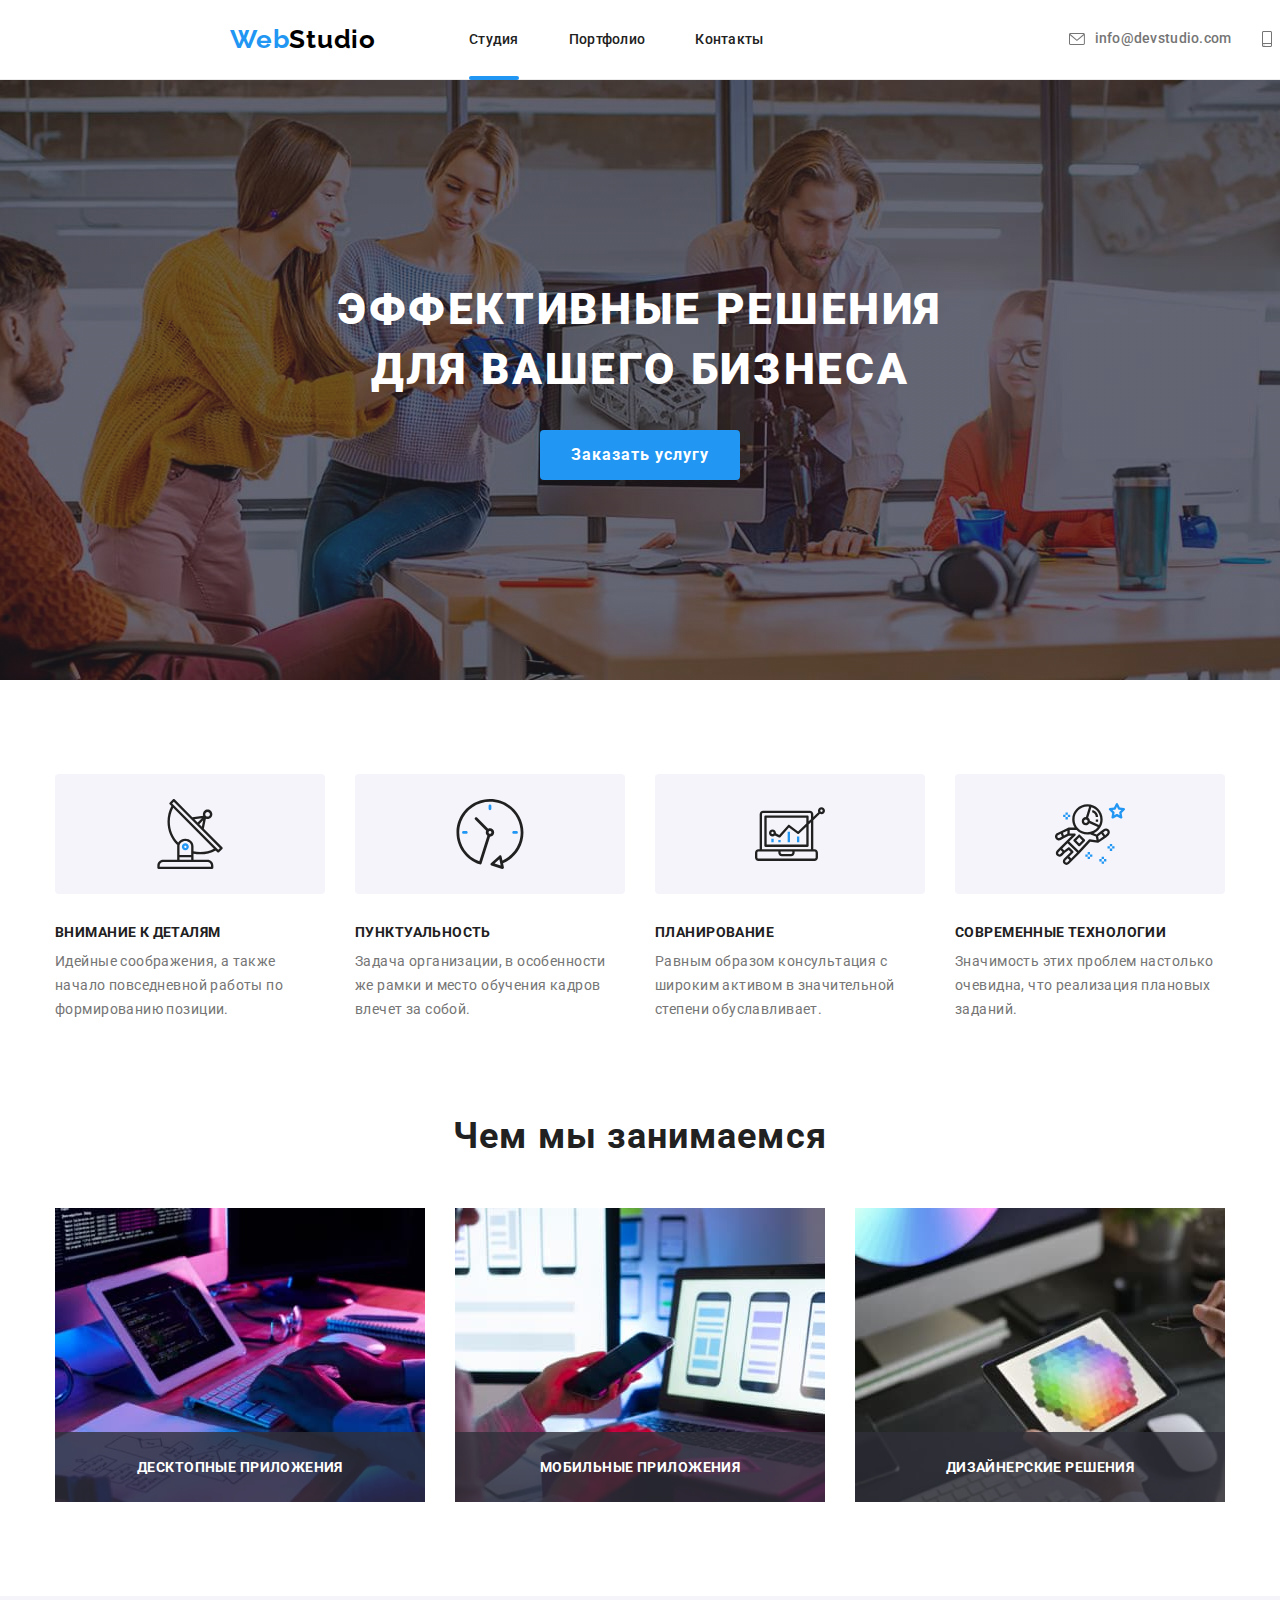
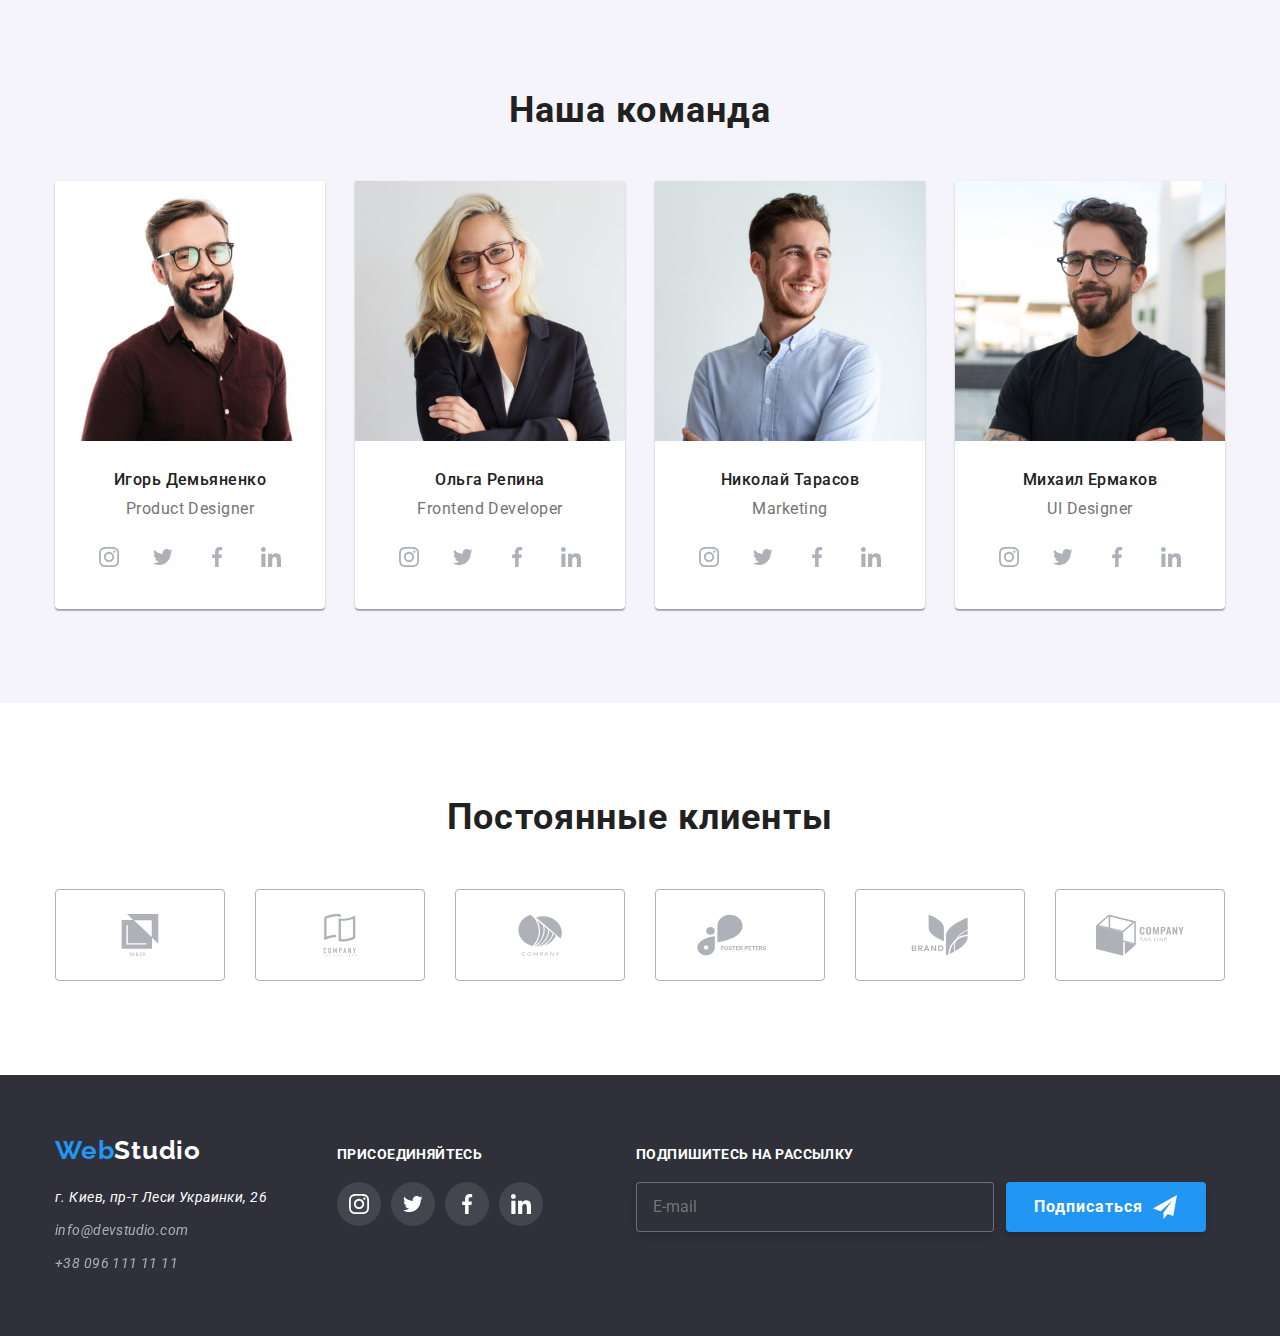
<file: index.html>
<!DOCTYPE html>
<html lang="ru">
<head>
    <meta charset="UTF-8">
    <meta http-equiv="X-UA-Compatible" content="IE=edge">
    <meta name="viewport" content="width=Hea, initial-scale=1.0">
    <title>WebStudio</title>
    <link rel="preconnect" href="https://fonts.googleapis.com">
    <link rel="preconnect" href="https://fonts.gstatic.com" crossorigin>
    <link href="https://fonts.googleapis.com/css2?family=Raleway:wght@700&family=Roboto:wght@400;500;700&display=swap"
        rel="stylesheet">
    <link href="./css/modern-normalize.css" rel="stylesheet">
    <link href="./css/main.min.css" rel="stylesheet">
    <!-- <link href="./css/styles.css" rel="stylesheet"> -->
</head>
<body>
    <header class="header">
        <div class="container header-list">
            <nav class="header-nav">
                <a class="link header-nav__logo logo" href="./index.html" lang="en"><span class="pre-logo">Web</span>Studio
                </a>
                <ul class="header-nav__list">
                    <li class="list header-nav__item"><a class="link header-nav__link nav-list--current" href="./index.html">Студия</a></li>
                    <li class="list header-nav__item"><a class="link header-nav__link" href="./portfolio.html">Портфолио</a></li>
                    <li class="list header-nav__item"><a class="link header-nav__link" href="#">Контакты</a></li>
                </ul>
            </nav>
            <ul class="header-contacts__list">
                <li class="list header-contacts__item">
                    <a class="link header-contacts__email" href="mailto:info@devstudio.com">
                        <svg class="header-contacts__envelope-icon" width="16px" height="12px">
                            <use href="./images/icons.svg#envelope"></use>
                        </svg>
                        <span>info@devstudio.com</span> 
                    </a>
                </li>
                <li class="list header-contacts__item">   
                    <a class="link header-contacts__telephone" href="tel:+380961111111">
                        <svg class="header-contacts__phone-icon" width="10px" height="16px">
                            <use href="./images/icons.svg#phone"></use>
                        </svg>
                        <span>+38 096 111 11</span>
                    </a>
                </li>
            </ul>
        </div>
    </header>
    <main>
        <section class="section hero">
            <div class="container">
                <h1 class="hero__title">Эффективные решения <br> для вашего бизнеса</h1>
                <button data-modal-open class="hero__button" type="button" >Заказать услугу</button>
            </div>
        </section>

        <div class="backdrop is-hidden" data-modal >
            <div class="modal" >
                <button type="button" class="modal__close" data-modal-close >
                    <svg class="modal__close-icon">
                        <use href="./images/icons.svg#close"></use>
                    </svg>
                </button>
                <p class="modal__title">Оставьте свои данные, мы вам перезвоним</p>
                <form action="#" class="modal-form" autocomplete="off">
                    <div class="modal-form__item">
                        <label for="name" class="modal-form__label">Имя</label>
                        <span class="modal-form__input-box">
                            <input type="text" name="user-name" class="modal-form__input" id="name">
                            <svg class="modal-form__input-icon">
                                <use href="./images/icons.svg#modal-person"></use>
                            </svg>
                        </span>
                    </div>

                    <div class="modal-form__item">
                        <label for="tel" class="modal-form__label">Телефон</label>
                        <span class="modal-form__input-box">
                            <input type="tel" name="user-tel" class="modal-form__input" id="tel">
                            <svg class="modal-form__input-icon">
                                <use href="./images/icons.svg#modal-tel"></use>
                            </svg>
                        </span>
                    </div>

                    <div class="modal-form__item">
                        <label for="mail" class="modal-form__label">Почта</label>
                        <span class="modal-form__input-box">
                            <input type="email" name="user-email" class="modal-form__input" id="mail">
                            <svg class="modal-form__input-icon">
                                <use href="./images/icons.svg#modal-mail"></use>
                            </svg>
                        </span>
                    </div>
                    <div class="modal-form__comment-item">
                        <label for="comment" class="modal-form__label">Комментарий</label>
                        <textarea class="modal-form__comment" name="user-comment" id="comment" placeholder="Введите текст"></textarea>
                    </div>

                    <input type="checkbox" class="modal-form__checkbox-input visually-hidden" value="agreed" name="agreed" id="agreed"> 
                    <label for="agreed" class="modal-form__checkbox-label">
                        Соглашаюсь с рассылкой и принимаю &nbsp;
                        <a href="#" class="modal-form__checkbox-label-link"> Условия договора</a></label>

                    <button type="submit" class="modal-form__submit">Отправить</button>
                </form>
            </div>
        </div>

        <section class="section features">
            <div class="container">
                <ul class="features-list">
                    <li class="list features-list__item">
                        <div class="features-list__icon">
                            <svg width="70px" height="70px">
                                <use href="./images/icons.svg#antenna"></use>
                            </svg>
                        </div>
                        <h3 class="features-list__title">Внимание к деталям</h3>
                        <p class="features-list__description">Идейные соображения, а также начало повседневной работы по формированию позиции.
                        </p>
                        
                    </li>
                    <li class="list features-list__item">
                        <div class="features-list__icon">
                            <svg width="70px" height="70px">
                                <use href="./images/icons.svg#clock"></use>
                            </svg>
                        </div>
                        <h3 class="features-list__title">Пунктуальность</h3>
                        <p class="features-list__description">Задача организации, в особенности же рамки и место обучения кадров влечет за
                            собой.</p>
                    </li>
                    <li class="list features-list__item">
                        <div class="features-list__icon">
                            <svg width="70px" height="70px">
                                <use href="./images/icons.svg#diagram"></use>
                            </svg>
                        </div>
                        <h3 class="features-list__title">Планирование</h3>
                        <p class="features-list__description">Равным образом консультация с широким активом в значительной степени
                            обуславливает.</p>
                    </li>
                    <li class="list features-list__item">
                        <div class="features-list__icon">
                            <svg  width="70px" height="70px">
                                <use href="./images/icons.svg#astronaut"></use>
                            </svg>
                        </div>
                        <h3 class="features-list__title">Современные технологии</h3>
                        <p class="features-list__description">Значимость этих проблем настолько очевидна, что реализация плановых заданий.</p>
                    </li>
                </ul>
            </div>
        </section>

        <section class="section activity">
            <div class="container">
                <h2 class="activity__title">Чем мы занимаемся</h2>
                <ul class="activities-list">
                    <li class="list activities-list__item">
                        <div class="activities-list__box">
                            <img src="./images/box1.jpg" alt="coding" width="370">
                            <div class="activities-list__description">Десктопные приложения</div>
                        </div>
                    </li>
                    <li class="list activities-list__item">
                        <div class="activities-list__box">
                            <img src="./images/box2.jpg" alt="testing" width="370">
                            <div class="activities-list__description">Мобильные приложения</div>
                        </div>
                    </li>
                    <li class="list activities-list__item">
                        <div class="activities-list__box">
                            <img src="./images/box3.jpg" alt="design" width="370">
                            <div class="activities-list__description">Дизайнерские решения</div>
                        </div>
                    </li>
                </ul>
            </div>
        </section>

        <section class="section team">
            <div class="container">
                <h2 class="team__title">Наша команда</h2>
                <ul class="team-list">
                    <li class="list team-list__item">
                        <img src="./images/photo1.jpg" alt="Игорь Демьяненко" width="270">
                        <h4 class="team-list__name">Игорь Демьяненко</h4>
                        <p class="team-list__job">Product Designer</p>

                        <ul class="team-list__social-list social-list">
                            <li class="list social-list__item">
                                <a href="https://www.instagram.com/" class="social-list__link" >
                                    <svg class="social-list__icon" width="20px" height="20px">
                                        <use href="./images/icons.svg#instagram"></use>
                                    </svg>
                                </a>
                            </li>
                            <li class="list social-list__item">
                                <a href="https://twitter.com/"  class="social-list__link">
                                    <svg class="social-list__icon" width="20px" height="20px">
                                        <use href="./images/icons.svg#twitter"></use>
                                    </svg>
                                </a>
                            </li>
                            <li class="list social-list__item">
                                <a href="https://www.facebook.com/" class="social-list__link" >
                                    <svg class="social-list__icon" width="20px" height="20px">
                                        <use href="./images/icons.svg#facebook"></use>
                                    </svg>
                                </a>
                            </li>
                            <li class="list social-list__item">
                                <a href="https://ru.linkedin.com/" class="social-list__link">
                                    <svg class="social-list__icon" width="20px" height="20px">
                                        <use href="./images/icons.svg#linkedin"></use>
                                    </svg>
                                </a>
                            </li>
                        </ul>
                    </li>
                    <li class="list team-list__item">
                        <img src="./images/photo2.jpg" alt="Ольга Репина" width="270">
                        <h4 class="team-list__name">Ольга Репина</h4>
                        <p class="team-list__job">Frontend Developer</p>
                        <ul class="social-list">
                            <li class="list social-list__item">
                                <a href="https://www.instagram.com/" class="social-list__link">
                                    <svg class="social-list__icon" width="20px" height="20px">
                                        <use href="./images/icons.svg#instagram"></use>
                                    </svg>
                                </a>
                            </li>
                            <li class="list social-list__item">
                                <a href="https://twitter.com/" class="social-list__link">
                                    <svg class="social-list__icon" width="20px" height="20px">
                                        <use href="./images/icons.svg#twitter"></use>
                                    </svg>
                                </a>
                            </li>
                            <li class="list social-list__item">
                                <a href="https://www.facebook.com/" class="social-list__link">
                                    <svg class="social-list__icon" width="20px" height="20px">
                                        <use href="./images/icons.svg#facebook"></use>
                                    </svg>
                                </a>
                            </li>
                            <li class="list social-list__item">
                                <a href="https://ru.linkedin.com/" class="social-list__link">
                                    <svg class="social-list__icon" width="20px" height="20px">
                                        <use href="./images/icons.svg#linkedin"></use>
                                    </svg>
                                </a>
                            </li>
                        </ul>
                    </li>
                    <li class="list team-list__item">
                        <img src="./images/photo3.jpg" alt="Николай Тарасов" width="270">
                        <h4 class="team-list__name">Николай Тарасов</h4>
                        <p class="team-list__job">Marketing</p>
                        <ul class="social-list">
                            <li class="list social-list__item">
                                <a href="https://www.instagram.com/" class="social-list__link">
                                    <svg class="social-list__icon" width="20px" height="20px">
                                        <use href="./images/icons.svg#instagram"></use>
                                    </svg>
                                </a>
                            </li>
                            <li class="list social-list__item">
                                <a href="https://twitter.com/" class="social-list__link">
                                    <svg class="social-list__icon" width="20px" height="20px">
                                        <use href="./images/icons.svg#twitter"></use>
                                    </svg>
                                </a>
                            </li>
                            <li class="list social-list__item">
                                <a href="https://www.facebook.com/" class="social-list__link">
                                    <svg class="social-list__icon" width="20px" height="20px">
                                        <use href="./images/icons.svg#facebook"></use>
                                    </svg>
                                </a>
                            </li>
                            <li class="list social-list__item">
                                <a href="https://ru.linkedin.com/" class="social-list__link">
                                    <svg class="social-list__icon" width="20px" height="20px">
                                        <use href="./images/icons.svg#linkedin"></use>
                                    </svg>
                                </a>
                            </li>
                        </ul>
                    </li>
                    <li class="list team-list__item">
                        <img src="./images/photo4.jpg" alt="Михаил Ермаков" width="270">
                        <h4 class="team-list__name">Михаил Ермаков</h4>
                        <p class="team-list__job">UI Designer</p>
                        <ul class="social-list">
                            <li class="list social-list__item">
                                <a href="https://www.instagram.com/" class="social-list__link">
                                    <svg class="social-list__icon" width="20px" height="20px">
                                        <use href="./images/icons.svg#instagram"></use>
                                    </svg>
                                </a>
                            </li>
                            <li class="list social-list__item">
                                <a href="https://twitter.com/" class="social-list__link">
                                    <svg class="social-list__icon" width="20px" height="20px">
                                        <use href="./images/icons.svg#twitter"></use>
                                    </svg>
                                </a>
                            </li>
                            <li class="list social-list__item">
                                <a href="https://www.facebook.com/" class="social-list__link">
                                    <svg class="social-list__icon" width="20px" height="20px">
                                        <use href="./images/icons.svg#facebook"></use>
                                    </svg>
                                </a>
                            </li>
                            <li class="list social-list__item">
                                <a href="https://ru.linkedin.com/" class="social-list__link">
                                    <svg class="social-list__icon" width="20px" height="20px">
                                        <use href="./images/icons.svg#linkedin"></use>
                                    </svg>
                                </a>
                            </li>
                        </ul>
                    </li>
                </ul>
            </div>
        </section>
        <section class="section clients">
            <div class="container">
                <h2 class="clients__title">Постоянные клиенты</h2>
                <ul class="clients-list">
                    <li class="list clients-list__item">
                        <a href="/" class="clients-list__link">
                            <svg class="clients-list__icon first-icon" width="106px" height="60px">
                                <use href="./images/icons.svg#client1"></use>
                            </svg>
                        </a>
                    </li>
                    <li class="list clients-list__item">
                        <a href="/" class="clients-list__link">
                            <svg class="clients-list__icon second-icon" width="106px" height="60px">
                                <use href="./images/icons.svg#client2"></use>
                            </svg>
                        </a>
                    </li>
                    <li class="list clients-list__item">
                        <a href="/" class="clients-list__link">
                            <svg class="clients-list__icon third-icon" width="106px" height="60px">
                                <use href="./images/icons.svg#client3"></use>
                            </svg>
                        </a>
                    </li>
                    <li class="list clients-list__item">
                        <a href="/" class="clients-list__link">
                            <svg class="clients-list__icon fourth-icon" width="106px" height="60px">
                                <use href="./images/icons.svg#client4"></use>
                            </svg>
                        </a>
                    </li>
                    <li class="list clients-list__item">
                        <a href="/" class="clients-list__link">
                            <svg class="clients-list__icon fifth-icon" width="106px" height="60px">
                                <use href="./images/icons.svg#client5"></use>
                            </svg>
                        </a>
                    </li>
                    <li class="list clients-list__item">
                        <a href="/" class="clients-list__link">
                            <svg class="clients-list__icon sixth-icon" width="106px" height="60px">
                                <use href="./images/icons.svg#client6"></use>
                            </svg>
                        </a>
                    </li>
                </ul>
            </div>
        </section>
    </main>
    <footer class="footer">
        <div class="container footer-section">
            <!-- footer address -->
            <div class="footer-address">
                <a class="link footer-address__logo logo" href="./index.html"><span class="pre-logo">Web</span>Studio</a>
                <address>
                    <ul class="address-list">
                        <li class="list address-list__item"><a class="link address-list__link" href="https://goo.gl/maps/SmUCpxjFv33ALWMQA">г.
                                Киев, пр-т Леси
                                Украинки, 26</a></li>
                        <li class="list address-list__item"><a class="link address-list__link address-list__opacity" href="mailto:info@devstudio.com">info@devstudio.com</a>
                        </li>
                        <li class="list address-list__item"><a class="link address-list__link address-list__opacity" href="tel:+380961111111">+38 096 111 11 11</a></li>
                    </ul>
                </address>
            </div>
            <!-- footer social media -->
            <div class="footer-social">
                <h2 class="footer-social__title">присоединяйтесь</h2>
                <ul class="footer-social__social-list social-list">
                    <li class="list social-list__item">
                        <a href="https://www.instagram.com/" class="social-list__link social-list--color ">
                            <svg class="social-list__icon" width="20px" height="20px">
                                <use href="./images/icons.svg#instagram"></use>
                            </svg>
                        </a>
                    </li>
                    <li class="list social-list__item">
                        <a href="https://twitter.com/" class="social-list__link social-list--color">
                            <svg class="social-list__icon" width="20px" height="20px">
                                <use href="./images/icons.svg#twitter"></use>
                            </svg>
                        </a>
                    </li>
                    <li class="list social-list__item">
                        <a href="https://www.facebook.com/" class="social-list__link social-list--color">
                            <svg class="social-list__icon" width="20px" height="20px">
                                <use href="./images/icons.svg#facebook"></use>
                            </svg>
                        </a>
                    </li>
                    <li class="list social-list__item">
                        <a href="https://ru.linkedin.com/" class="social-list__link social-list--color">
                            <svg class="social-list__icon" width="20px" height="20px">
                                <use href="./images/icons.svg#linkedin"></use>
                            </svg>
                        </a>
                    </li>
                </ul>
                <!-- <ul class="footer-contacts">
                    <li class="list footer-contact-list">
                        <a href="https://www.instagram.com/" class="footer-contacts-link">
                            <svg class="footer-contacts-icon" width="20px" height="20px">
                                <use href="./images/icons.svg#instagram"></use>
                            </svg>
                        </a>
                    </li>
                    <li class="list footer-contact-list">
                        <a href="https://twitter.com/" class="footer-contacts-link">
                            <svg class="footer-contacts-icon" width="20px" height="20px">
                                <use href="./images/icons.svg#twitter"></use>
                            </svg>
                        </a>
                    </li>
                    <li class="list footer-contact-list">
                        <a href="https://www.facebook.com/" class="footer-contacts-link">
                            <svg class="footer-contacts-icon" width="20px" height="20px">
                                <use href="./images/icons.svg#facebook"></use>
                            </svg>
                        </a>
                    </li>
                    <li class="list footer-contact-list">
                        <a href="https://ru.linkedin.com/" class="footer-contacts-link">
                            <svg class="footer-contacts-icon" width="20px" height="20px">
                                <use href="./images/icons.svg#linkedin"></use>
                            </svg>
                        </a>
                    </li>
                </ul> -->
            </div>
            <!-- footer modal form -->
            <div class="footer-modal">
                <h2 class="footer-modal__title">Подпишитесь на рассылку</h2>
                <form action="#" class="footer-form">
                    <label for="email"></label>
                    <input type="email" class="footer-form__input" placeholder="E-mail" id="email" name="email">
                    <button type="submit" class="footer-form__button">
                        Подписаться
                        <svg class="footer-form__icon">
                            <use href="./images/icons.svg#subcribe"></use>
                        </svg>
                    </button>
                </form>
            </div>
        </div>
    </footer>

    <script src="./js/modal.js"></script>
</body>
</html>
</file>
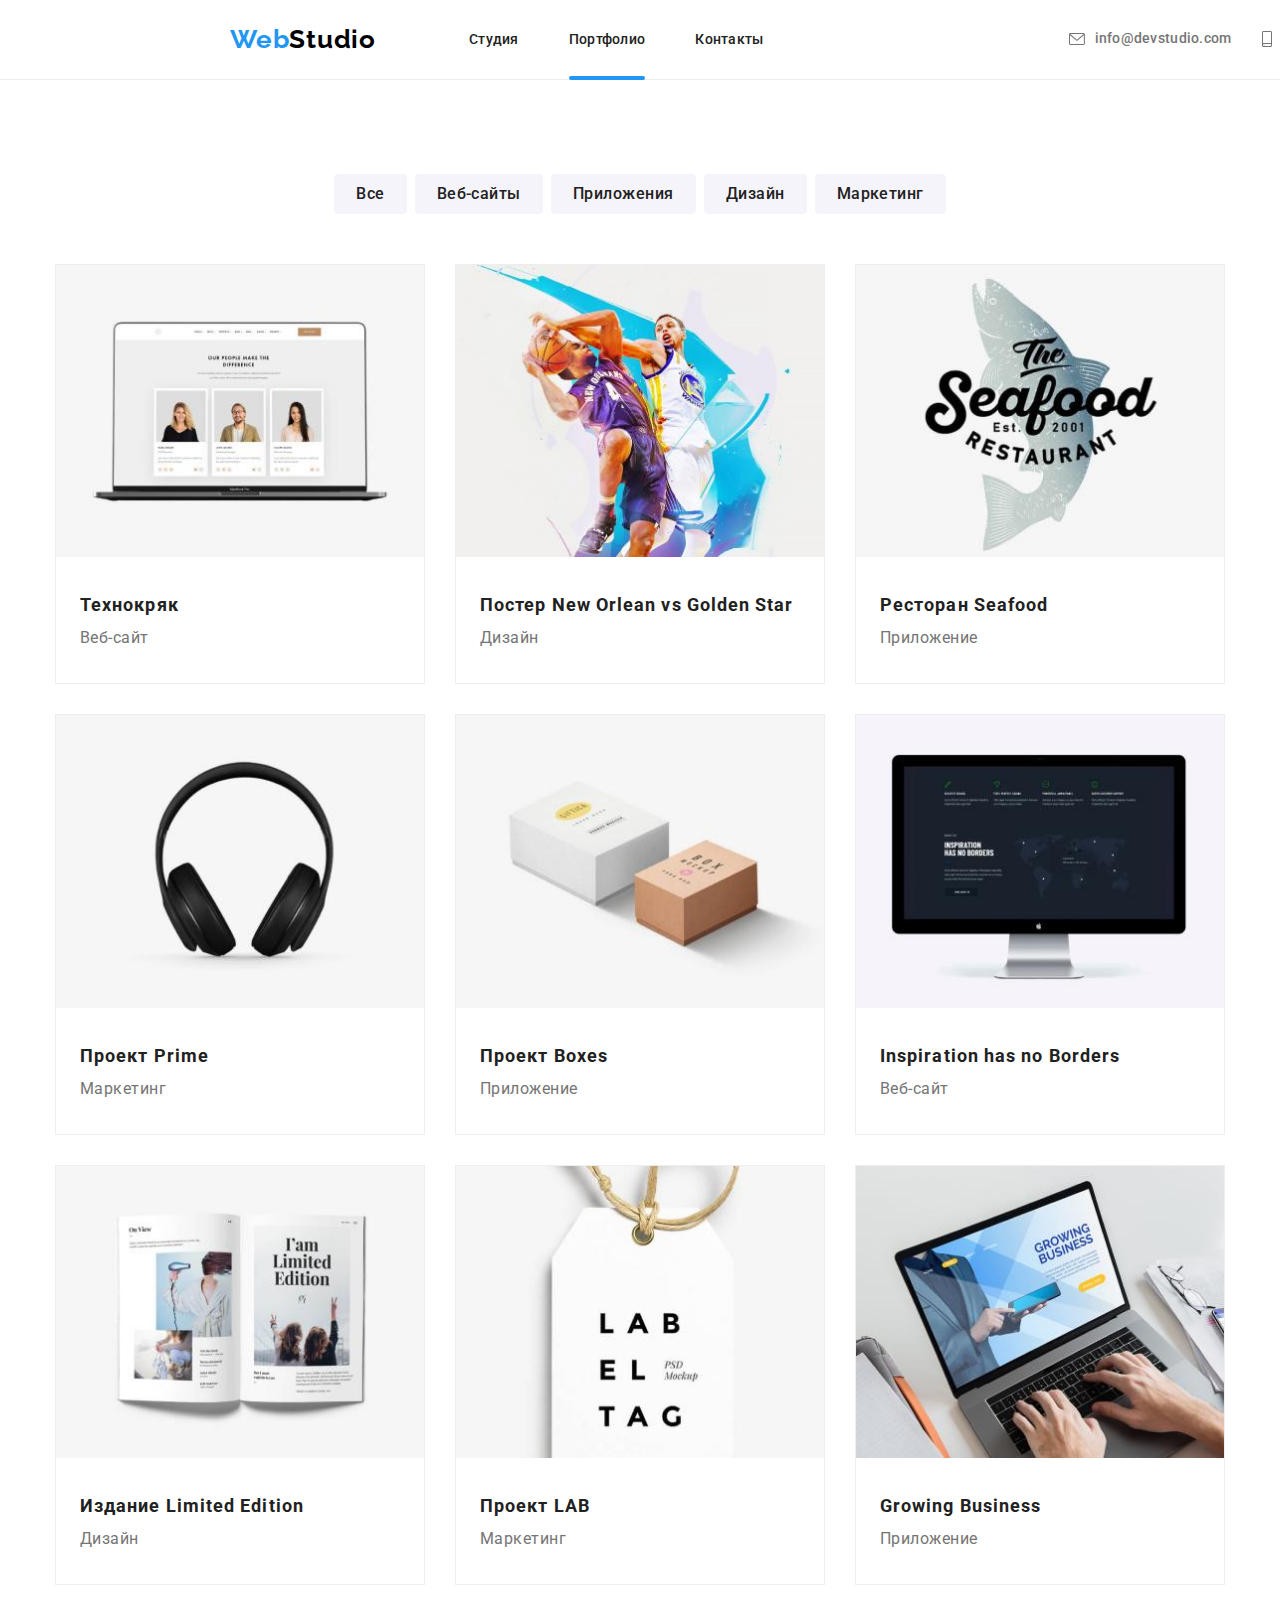
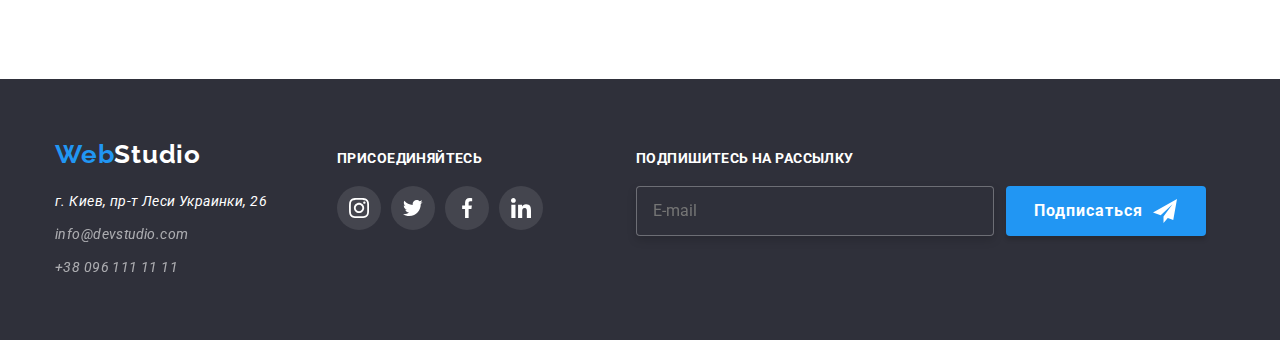
<file: portfolio.html>
<!DOCTYPE html>
<html lang="ru">
<head>
    <meta charset="UTF-8">
    <meta http-equiv="X-UA-Compatible" content="IE=edge">
    <meta name="viewport" content="width=device-width, initial-scale=1.0">
    <title>Portfolio</title>
    <link rel="preconnect" href="https://fonts.googleapis.com">
    <link rel="preconnect" href="https://fonts.gstatic.com" crossorigin>
    <link href="https://fonts.googleapis.com/css2?family=Raleway:wght@700&family=Roboto:wght@400;500;700&display=swap"
        rel="stylesheet">   
    <link href="./css/modern-normalize.css" rel="stylesheet">
    <link href="./css/main.min.css" rel="stylesheet">
</head>
<body>
    <header class="header">
        <div class="container header-list">
            <nav class="header-nav">
                <a class="link header-nav__logo logo" href="./index.html" lang="en"><span class="pre-logo">Web</span>Studio
                </a>
                
                <ul class="header-nav__list">
                    <li class="list header-nav__item"><a class="link header-nav__link"
                            href="./index.html">Студия</a></li>
                    <li class="list header-nav__item"><a class="link header-nav__link nav-list--current" href="./portfolio.html">Портфолио</a>
                    </li>
                    <li class="list header-nav__item"><a class="link header-nav__link" href="#">Контакты</a></li>
                </ul>
            </nav>
            <ul class="header-contacts__list">
                <li class="list header-contacts__item">
                    <a class="link header-contacts__email" href="mailto:info@devstudio.com">
                        <svg class="header-contacts__envelope-icon" width="16px" height="12px">
                            <use href="./images/icons.svg#envelope"></use>
                        </svg>
                        <span>info@devstudio.com</span>
                    </a>
                </li>
                <li class="list header-contacts__item">
                    <a class="link header-contacts__telephone" href="tel:+380961111111">
                        <svg class="header-contacts__phone-icon" width="10px" height="16px">
                            <use href="./images/icons.svg#phone"></use>
                        </svg>
                        <span>+38 096 111 11</span>
                    </a>
                </li>
            </ul>
        </div>
    </header>
    <main>
        <section class="portfolio">
            <div class="container">
                <!-- buttons -->
                <ul class="filter-list">
                    <li class="list filter-list__item"><button class="filter-list__button" type="button">Все</button></li>
                    <li class="list filter-list__item"><button class="filter-list__button" type="button">Веб-сайты</button></li>
                    <li class="list filter-list__item"><button class="filter-list__button" type="button">Приложения</button></li>
                    <li class="list filter-list__item"><button class="filter-list__button" type="button">Дизайн</button></li>
                    <li class="list filter-list__item"><button class="filter-list__button" type="button">Маркетинг</button></li>
                </ul>
                <!-- projects -->
                
                <ul class="projects">
                    <li class="list projects__item">
                        <a href="" class="link projects__link">
                            <div class="projects__thumb">
                                <img src="./images/item1.jpg" alt="" width="370">
                                <p class="projects__thumb-text">Технокряк это современная площадка распространения коронавируса. Компании используют эту платформу для цифрового
                                шпионажа и атак на защищённые сервера конкурентов.</p>
                            </div>
                            
                            <div class="projects__text">
                                <h2 class="project__title">Технокряк</h2>
                                <p class="project__description">Веб-сайт</p>
                            </div>
                        </a>
                    </li>
                    <li class="list projects__item">
                        <a href="" class="link projects__link">
                            <div class="projects__thumb">
                                <img src="./images/item2.jpg" alt="" width="370">
                                <p class="projects__thumb-text">Технокряк это современная площадка распространения коронавируса. Компании используют эту
                                    платформу для цифрового
                                    шпионажа и атак на защищённые сервера конкурентов.</p>
                            </div>
                            <div class="projects__text">
                                <h2 class="project__title">Постер New Orlean vs Golden Star</h2>
                                <p class="project__description">Дизайн</p>
                            </div>
                        </a>
                    </li>
                    <li class="list projects__item">
                        <a href="" class="link projects__link">
                            <div class="projects__thumb">
                                <img src="./images/item3.jpg" alt="" width="370">
                                <p class="projects__thumb-text">Технокряк это современная площадка распространения коронавируса. Компании используют эту
                                    платформу для цифрового
                                    шпионажа и атак на защищённые сервера конкурентов.</p>
                            </div>
                            <div class="projects__text">
                                <h2 class="project__title">Ресторан Seafood</h2>
                                <p class="project__description">Приложение</p>
                            </div>
                        </a>
                    </li>
                    <li class="list projects__item">
                        <a href="" class="link projects__link">
                            <div class="projects__thumb">
                                <img src="./images/item4.jpg" alt="" width="370">
                                <p class="projects__thumb-text">Технокряк это современная площадка распространения коронавируса. Компании используют эту
                                    платформу для цифрового
                                    шпионажа и атак на защищённые сервера конкурентов.</p>
                            </div>
                            <div class="projects__text">
                                <h2 class="project__title">Проект Prime</h2>
                                <p class="project__description">Маркетинг</p>
                            </div>
                        </a>
                    </li>
                    <li class="list projects__item">
                        <a href="" class="link projects__link">
                            <div class="projects__thumb">
                                <img src="./images/item5.jpg" alt="" width="370">
                                <p class="projects__thumb-text">Технокряк это современная площадка распространения коронавируса. Компании используют эту
                                    платформу для цифрового
                                    шпионажа и атак на защищённые сервера конкурентов.</p>
                            </div>
                            <div class="projects__text">
                                <h2 class="project__title">Проект Boxes</h2>
                                <p class="project__description">Приложение</p>
                            </div>
                        </a>
                    </li>
                    <li class="list projects__item">
                        <a href="" class="link projects__link">
                            <div class="projects__thumb">
                                <img src="./images/item6.jpg" alt="" width="370">
                                <p class="projects__thumb-text">Технокряк это современная площадка распространения коронавируса. Компании используют эту
                                    платформу для цифрового
                                    шпионажа и атак на защищённые сервера конкурентов.</p>
                            </div>
                            <div class="projects__text">
                                <h2 class="project__title">Inspiration has no Borders</h2>
                                <p class="project__description">Веб-сайт</p>
                            </div>
                        </a>
                    </li>
                    <li class="list projects__item">
                        <a href="" class="link projects__link">
                            <div class="projects__thumb">
                                <img src="./images/item7.jpg" alt="" width="370">
                                <p class="projects__thumb-text">Технокряк это современная площадка распространения коронавируса. Компании используют эту
                                    платформу для цифрового
                                    шпионажа и атак на защищённые сервера конкурентов.</p>
                            </div>
                            <div class="projects__text">
                                <h2 class="project__title">Издание Limited Edition</h2>
                                <p class="project__description">Дизайн</p>
                            </div>
                        </a>
                    </li>
                    <li class="list projects__item">
                        <a href="" class="link projects__link">
                            <div class="projects__thumb">
                                <img src="./images/item8.jpg" alt="" width="370">
                                <p class="projects__thumb-text">Технокряк это современная площадка распространения коронавируса. Компании используют эту
                                    платформу для цифрового
                                    шпионажа и атак на защищённые сервера конкурентов.</p>
                            </div>    
                            <div class="projects__text">
                                <h2 class="project__title">Проект LAB</h2>
                                <p class="project__description">Маркетинг</p>
                            </div>
                        </a>
                    </li>
                    <li class="list projects__item">
                        <a href="" class="link projects__link">
                            <div class="projects__thumb">
                                <img src="./images/item9.jpg" alt="" width="370">
                                <p class="projects__thumb-text">Технокряк это современная площадка распространения коронавируса. Компании используют эту
                                    платформу для цифрового
                                    шпионажа и атак на защищённые сервера конкурентов.</p>
                            </div>
                            <div class="projects__text">
                                <h2 class="project__title">Growing Business</h2>
                                <p class="project__description">Приложение</p>
                            </div>
                        </a>
                    </li>
                </ul>
            </div>
        </section>
    </main>
    <footer class="footer">
        <div class="container footer-section">
            <!-- footer address -->
            <div class="footer-address">
                <a class="link footer-address__logo logo" href="./index.html"><span
                        class="pre-logo">Web</span>Studio</a>
                <address>
                    <ul class="address-list">
                        <li class="list address-list__item"><a class="link address-list__link"
                                href="https://goo.gl/maps/SmUCpxjFv33ALWMQA">г.
                                Киев, пр-т Леси
                                Украинки, 26</a></li>
                        <li class="list address-list__item"><a class="link address-list__link address-list__opacity"
                                href="mailto:info@devstudio.com">info@devstudio.com</a>
                        </li>
                        <li class="list address-list__item"><a class="link address-list__link address-list__opacity"
                                href="tel:+380961111111">+38 096 111 11 11</a></li>
                    </ul>
                </address>
            </div>
            <!-- footer social media -->
            <div class="footer-social">
                <h2 class="footer-social__title">присоединяйтесь</h2>
                <ul class="footer-social__social-list social-list">
                    <li class="list social-list__item">
                        <a href="https://www.instagram.com/" class="social-list__link social-list--color ">
                            <svg class="social-list__icon" width="20px" height="20px">
                                <use href="./images/icons.svg#instagram"></use>
                            </svg>
                        </a>
                    </li>
                    <li class="list social-list__item">
                        <a href="https://twitter.com/" class="social-list__link social-list--color">
                            <svg class="social-list__icon" width="20px" height="20px">
                                <use href="./images/icons.svg#twitter"></use>
                            </svg>
                        </a>
                    </li>
                    <li class="list social-list__item">
                        <a href="https://www.facebook.com/" class="social-list__link social-list--color">
                            <svg class="social-list__icon" width="20px" height="20px">
                                <use href="./images/icons.svg#facebook"></use>
                            </svg>
                        </a>
                    </li>
                    <li class="list social-list__item">
                        <a href="https://ru.linkedin.com/" class="social-list__link social-list--color">
                            <svg class="social-list__icon" width="20px" height="20px">
                                <use href="./images/icons.svg#linkedin"></use>
                            </svg>
                        </a>
                    </li>
                </ul>
                <!-- <ul class="footer-contacts">
                        <li class="list footer-contact-list">
                            <a href="https://www.instagram.com/" class="footer-contacts-link">
                                <svg class="footer-contacts-icon" width="20px" height="20px">
                                    <use href="./images/icons.svg#instagram"></use>
                                </svg>
                            </a>
                        </li>
                        <li class="list footer-contact-list">
                            <a href="https://twitter.com/" class="footer-contacts-link">
                                <svg class="footer-contacts-icon" width="20px" height="20px">
                                    <use href="./images/icons.svg#twitter"></use>
                                </svg>
                            </a>
                        </li>
                        <li class="list footer-contact-list">
                            <a href="https://www.facebook.com/" class="footer-contacts-link">
                                <svg class="footer-contacts-icon" width="20px" height="20px">
                                    <use href="./images/icons.svg#facebook"></use>
                                </svg>
                            </a>
                        </li>
                        <li class="list footer-contact-list">
                            <a href="https://ru.linkedin.com/" class="footer-contacts-link">
                                <svg class="footer-contacts-icon" width="20px" height="20px">
                                    <use href="./images/icons.svg#linkedin"></use>
                                </svg>
                            </a>
                        </li>
                    </ul> -->
            </div>
            <!-- footer modal form -->
            <div class="footer-modal">
                <h2 class="footer-modal__title">Подпишитесь на рассылку</h2>
                <form action="#" class="footer-form">
                    <label for="email"></label>
                    <input type="email" class="footer-form__input" placeholder="E-mail" id="email" name="email">
                    <button type="submit" class="footer-form__button">
                        Подписаться
                        <svg class="footer-form__icon">
                            <use href="./images/icons.svg#subcribe"></use>
                        </svg>
                    </button>
                </form>
            </div>
        </div>
    </footer>
</body>
</html>
</file>
<file: css/styles.css>
:root {
  --color-primary: #ffffff;
  --accent-color: #2196f3;
  --dark-backgroung: #2f303a;
  --item-backgroung: #f5f4fa;
  --description-text-color: #757575;
  --title-text-color: #212121;
  --icons-color: #afb1b8;
}

h1,
h2,
h3,
h4,
ul,
p {
  margin: 0;
  padding: 0;
}
body {
  font-family: Roboto;
  border-color: #e5e5e5;
}
.section {
  padding: 94px 0;
}
.container {
  width: 1200px;
  padding: 0 15px;
  margin: 0 auto;
}
.list {
  list-style-type: none;
}
.link {
  text-decoration: none;
}

.visually-hidden {
  position: absolute;
  white-space: nowrap;
  width: 1px;
  height: 1px;
  overflow: hidden;
  border: 0;
  padding: 0;
  clip: rect(0 0 0 0);
  clip-path: inset(50%);
  margin: -1px;
}

img {
  display: block;
  max-width: 100%;
  height: auto;
}

/* header  */
.header {
  background: var(--color-primary);
  padding: 24px 215px;
  border-bottom: 1px solid #ececec;
}
.header-list {
  display: flex;
  align-items: center;
}

.nav-list {
  display: flex;
  align-items: center;
}
.header-contacts-list {
  display: flex;
  margin-left: 255px;
}
.header-contacts-list:last-child {
  margin-right: 0;
}

.header-logo {
  font-family: Raleway;
  font-style: normal;
  font-weight: bold;
  font-size: 26px;
  line-height: 1.19;
  letter-spacing: 0.03em;
  color: #000000;
  list-style-type: none;
  margin-right: 93px;
}
.header-pre-logo {
  color: var(--accent-color);
}
.main-navigator {
  position: relative;
  display: inline-block;
  font-weight: 500;
  font-size: 14px;
  line-height: 1.14;
  letter-spacing: 0.02em;
  color: var(--title-text-color);
  margin-right: 50px;
  transition: color 250ms cubic-bezier(0.4, 0, 0.2, 1);
}

.current::after {
  content: ' ';
  position: absolute;
  display: block;
  bottom: -32px;
  width: 100%;
  height: 4px;
  background: var(--accent-color);
  border-radius: 2px;
}
.main-navigator:hover,
.main-navigator:focus {
  color: var(--accent-color);
}

.header-email {
  font-weight: 500;
  font-size: 14px;
  line-height: 1.14;
  letter-spacing: 0.02em;
  color: var(--description-text-color);
  margin-right: 30px;
  display: flex;
  align-items: center;
  transition: color 250ms cubic-bezier(0.4, 0, 0.2, 1);
}
.header-telephone {
  font-weight: 500;
  font-size: 14px;
  line-height: 1.14;
  letter-spacing: 0.02em;
  color: var(--description-text-color);
  display: flex;
  align-items: center;
  transition: color 250ms cubic-bezier(0.4, 0, 0.2, 1);
}
.header-email:hover,
.header-email:focus,
.header-telephone:hover,
.header-telephone:focus {
  color: var(--accent-color);
}
.envelope-icon {
  fill: currentColor;
  margin-right: 10px;
}
.phone-icon {
  fill: currentColor;
  margin-right: 10px;
}

/* section hero */
.hero {
  background: var(--dark-backgroung);
  min-height: 600px;
  padding: 200px 0;
  background-image: linear-gradient(rgba(47, 48, 58, 0.4), rgba(47, 48, 58, 0.4)),
    url(../images/background.jpg);
  background-repeat: no-repeat;
  background-position: center;
  background-size: cover;
}
.hero-title {
  font-weight: 900;
  font-size: 44px;
  line-height: 1.36;
  text-align: center;
  letter-spacing: 0.06em;
  text-transform: uppercase;
  color: var(--color-primary);
  margin-bottom: 30px;
}
.hero-button {
  background: var(--accent-color);
  font-weight: bold;
  font-size: 16px;
  line-height: 1.87;
  letter-spacing: 0.06em;
  color: var(--color-primary);
  margin: 0 auto;
  display: block;
  width: 200px;
  height: 50px;
  border-radius: 4px;
  border: 0;
  cursor: pointer;
}

/* section features */
/* .features {
  padding-top: 200px;
  padding-bottom: 200px;
} */
.features-list {
  display: flex;
  justify-content: space-between;
  align-items: center;
}
.feature-item {
  flex-basis: 270px;
  text-align: left;
}

.feature-image-box {
  width: 270px;
  height: 120px;
  background-color: var(--item-backgroung);
  border-radius: 4px;
  margin-bottom: 30px;
  display: flex;
  align-items: center;
  justify-content: center;
}

.feature-title {
  font-weight: bold;
  font-size: 14px;
  line-height: 1.1428;
  letter-spacing: 0.03em;
  text-transform: uppercase;
  color: var(--title-text-color);
  margin-bottom: 10px;
}
.feature-description {
  font-weight: normal;
  font-size: 14px;
  line-height: 1.7142;
  letter-spacing: 0.03em;
  color: var(--description-text-color);
}

/* section activity */
.activity {
  padding-top: 0;
}
.activity-title {
  font-weight: bold;
  font-size: 36px;
  line-height: 1.16;
  text-align: center;
  letter-spacing: 0.03em;
  color: var(--title-text-color);
  margin-bottom: 50px;
}
.activities-list {
  display: flex;
}
.activities-item {
  flex-basis: 370px;
  margin-right: 30px;
}
.activities-item:last-child {
  margin-right: 0;
}
.activity-box {
  position: relative;
}
.activity-description {
  position: absolute;
  bottom: 0;
  width: 100%;
  background: rgba(47, 48, 58, 0.8);
  height: 70px;
  font-weight: bold;
  font-size: 14px;
  line-height: 16px;
  letter-spacing: 0.03em;
  text-transform: uppercase;
  color: var(--color-primary);
  display: flex;
  justify-content: center;
  align-items: center;
}
/* section team */
.team {
  background-color: var(--item-backgroung);
}
.team-title {
  font-weight: bold;
  font-size: 36px;
  line-height: 1.16;
  text-align: center;
  letter-spacing: 0.03em;
  color: var(--title-text-color);
  margin-bottom: 50px;
}
.team-list {
  display: flex;
  justify-content: center;
  flex-basis: 270px;
}
.team-item {
  min-height: 368px;
  background-color: var(--color-primary);
  margin-right: 30px;
  box-shadow: 0px 1px 3px rgba(0, 0, 0, 0.12), 0px 1px 1px rgba(0, 0, 0, 0.14),
    0px 2px 1px rgba(0, 0, 0, 0.2);
  border-radius: 0px 0px 4px 4px;
  padding-bottom: 30px;
}
.team-item:last-child {
  margin-right: 0;
}
.team-item-name {
  font-weight: 500;
  font-size: 16px;
  line-height: 1.18;
  text-align: center;
  letter-spacing: 0.03em;
  color: var(--title-text-color);
  margin-top: 30px;
}
.team-item-job {
  font-weight: normal;
  font-size: 16px;
  line-height: 1.18;
  text-align: center;
  letter-spacing: 0.03em;
  color: var(--description-text-color);
  margin-top: 10px;
}
.team-item-contacts {
  display: flex;
  justify-content: center;
  align-items: center;
  margin-top: 16px;
}
.team-contact-list {
  margin-right: 10px;
}
.team-contacts-link {
  width: 44px;
  height: 44px;
  border-radius: 50%;
  display: block;
  padding: 12px;
  color: var(--icons-color);
  transition: color 250ms cubic-bezier(0.4, 0, 0.2, 1),
    background-color 250ms cubic-bezier(0.4, 0, 0.2, 1);
}
.team-contact-list:last-child {
  margin-right: 0;
}
.team-contacts-link:hover,
.team-contacts-link:focus {
  background-color: var(--accent-color);
  color: var(--color-primary);
}
.team-item-contacts-icon {
  fill: currentColor;
}
/* clients section */
.clients-title {
  font-weight: bold;
  font-size: 36px;
  line-height: 1.16;
  text-align: center;
  letter-spacing: 0.03em;
  color: var(--title-text-color);
  margin-bottom: 50px;
}
.clients-list {
  display: flex;
}
.clients-item {
  box-sizing: border-box;
  width: 170px;
  height: 92px;
  margin-right: 30px;
  display: block;
  /* border: 1px solid var(--icons-color);
  border-radius: 4px; */
}
.clients-item:last-child {
  margin-right: 0;
}

.client-link {
  height: 100%;
  width: 100%;
  display: flex;
  align-items: center;
  justify-content: center;
  border: 1px solid var(--icons-color);
  border-radius: 4px;
  color: var(--icons-color);
  transition: border 250ms cubic-bezier(0.4, 0, 0.2, 1), color 250ms cubic-bezier(0.4, 0, 0.2, 1);
}
.client-link:hover,
.client-link:focus {
  border: 1px solid var(--accent-color);
  color: var(--accent-color);
}
.client-icon {
  fill: currentColor;
}

.first-icon {
  padding: 7px 32px;
}
.second-icon {
  padding: 4px 33px;
}
.third-icon {
  padding: 9px 31px;
}
.fourth-icon {
  padding: 10px 11px;
}
.fifth-icon {
  padding: 7px 22px;
}
.sixth-icon {
  padding: 8px 6px;
}

/* modal window */
.backdrop {
  position: fixed;
  visibility: visible;
  top: 0;
  left: 0;
  width: 100%;
  height: 100%;
  background: rgba(0, 0, 0, 0.2);
  z-index: 10;
  opacity: 1;
  transition: opacity 250ms cubic-bezier(0.4, 0, 0.2, 1),
    visibility 250ms cubic-bezier(0.4, 0, 0.2, 1);
}
.backdrop.is-hidden {
  visibility: hidden;
  opacity: 0;
  pointer-events: none;
}
.modal {
  position: absolute;
  top: 50%;
  left: 50%;

  transform: translate(-50%, -50%);
  width: 528px;
  min-height: 581px;
  padding: 40px;
  background: var(--color-primary);
  box-shadow: 0px 1px 3px rgba(0, 0, 0, 0.12), 0px 1px 1px rgba(0, 0, 0, 0.14),
    0px 2px 1px rgba(0, 0, 0, 0.2);
  border-radius: 4px;
}
.modal-close {
  position: absolute;
  top: 8px;
  right: 8px;
  background: var(--color-primary);
  border: 1px solid rgba(0, 0, 0, 0.1);
  box-sizing: border-box;
  border-radius: 50%;
  width: 30px;
  height: 30px;
  display: flex;
  justify-content: center;
  align-items: center;
  padding: 6px;
  cursor: pointer;
}
.modal-close-icon {
  width: 11px;
  height: 11px;
  transition: fill 250ms cubic-bezier(0.4, 0, 0.2, 1);
}
.modal-close:hover .modal-close-icon {
  fill: var(--accent-color);
}
.modal-title {
  font-weight: bold;
  font-size: 20px;
  line-height: 23px;
  text-align: center;
  letter-spacing: 0.03em;
  color: var(--title-text-color);
  margin-bottom: 12px;
}
.modal-item {
  margin-bottom: 10px;
}
.modal-form-label {
  font-size: 12px;
  line-height: 14px;
  letter-spacing: 0.01em;
  color: var(--description-text-color);
  margin-bottom: 4px;
  display: block;
}
.modal-form-input {
  width: 100%;
  height: 40px;
  border: 1px solid rgba(33, 33, 33, 0.2);
  box-sizing: border-box;
  cursor: pointer;
  border-radius: 4px;
  padding: 12px 10px 12px 42px;
  outline: none;
  transition: border-color 250ms cubic-bezier(0.4, 0, 0.2, 1);
}
.modal-form-input:focus {
  border-color: var(--accent-color);
}
.modal-form-input:focus ~ .modal-input-icon {
  fill: var(--accent-color);
}
.modal-input-box {
  position: relative;
  display: block;
}

.modal-input-icon {
  position: absolute;
  width: 18px;
  height: 18px;
  top: 11px;
  left: 12px;
  transition: fill 250ms cubic-bezier(0.4, 0, 0.2, 1);
}
.modal-form-comment {
  width: 100%;
  resize: none;
  height: 120px;
  border: 1px solid rgba(33, 33, 33, 0.2);
  box-sizing: border-box;
  cursor: pointer;
  border-radius: 4px;
  padding: 12px 16px;
  outline: none;
  margin-bottom: 20px;
  transition: border-color 250ms cubic-bezier(0.4, 0, 0.2, 1);
}
.modal-form-comment::placeholder {
  font-size: 14px;
  line-height: 16px;
  letter-spacing: 0.01em;
  color: rgba(117, 117, 117, 0.5);
}
.modal-form-comment:focus {
  border-color: var(--accent-color);
}

.checkbox-label {
  font-size: 14px;
  line-height: 24px;
  letter-spacing: 0.03em;
  color: var(--description-text-color);
  margin: 0 auto;
  display: flex;
  justify-content: center;
  align-items: center;
}
.checkbox-label::before {
  content: '';
  width: 16px;
  height: 15px;
  border: 2px solid var(--title-text-color);
  border-radius: 2px;
  margin-right: 8px;
}
.checkbox-input:checked + .checkbox-label::before {
  background-image: url(../images/checked-icon.svg);
  border: none;
  background-repeat: no-repeat;
  background-position: center;
  background-size: cover;
}
.checkbox-label-link {
  text-decoration-line: underline;
  color: var(--accent-color);
}
.modal-submit {
  width: 200px;
  height: 50px;
  background: #188ce8;
  box-shadow: 0px 4px 4px rgba(0, 0, 0, 0.15);
  border-radius: 4px;
  border: 0;
  color: var(--color-primary);
  cursor: pointer;
  display: block;
  margin: 30px auto 10px auto;
}
/* section footer */
.footer {
  font-family: Roboto;
  background: var(--dark-backgroung);
  padding: 60px 0;
}
.footer-main {
  display: flex;
  align-items: baseline;
}
.footer-address {
  display: flex;
  flex-direction: column;
  align-items: flex-start;
  margin-right: 70px;
}
.footer-logo {
  font-family: Raleway;
  font-style: normal;
  font-weight: bold;
  font-size: 26px;
  line-height: 1.19;
  letter-spacing: 0.03em;
  color: var(--color-primary);
  list-style-type: none;
  margin-bottom: 20px;
}
.footer-pre-logo {
  color: var(--accent-color);
}
.address-item {
  margin-bottom: 9px;
}
.address-item:last-child {
  margin-bottom: 0;
}
.exact-address {
  font-weight: normal;
  font-style: normal;
  font-size: 14px;
  line-height: 1.71;
  letter-spacing: 0.03em;
  color: var(--color-primary);
  transition: color 250ms cubic-bezier(0.4, 0, 0.2, 1);
}
.email {
  font-weight: normal;
  font-style: normal;
  font-size: 14px;
  line-height: 1.71;
  letter-spacing: 0.03em;
  color: rgba(255, 255, 255, 0.6);
  transition: color 250ms cubic-bezier(0.4, 0, 0.2, 1);
}
.telephone {
  font-weight: normal;
  font-style: normal;
  font-size: 14px;
  line-height: 1.71;
  letter-spacing: 0.03em;
  color: rgba(255, 255, 255, 0.6);
  transition: color 250ms cubic-bezier(0.4, 0, 0.2, 1);
}
.exact-address:hover,
.exact-address:focus,
.email:hover,
.email:focus,
.telephone:hover,
.telephone:focus {
  color: var(--accent-color);
}

.footer-social-media {
  margin-right: 93px;
}
.footer-title {
  font-weight: bold;
  font-size: 14px;
  line-height: 1.142;
  letter-spacing: 0.03em;
  text-transform: uppercase;
  color: var(--color-primary);
  margin-bottom: 20px;
}
.footer-contacts {
  display: flex;
  justify-content: center;
  align-items: center;
}
.footer-contact-list {
  margin-right: 10px;
}
.footer-contacts-link {
  width: 44px;
  height: 44px;
  border-radius: 50%;
  background: rgba(255, 255, 255, 0.1);
  display: block;
  padding: 12px;
  color: var(--color-primary);
  transition: color 250ms cubic-bezier(0.4, 0, 0.2, 1),
    background-color 250ms cubic-bezier(0.4, 0, 0.2, 1);
}
.footer-contact-list:last-child {
  margin-right: 0;
}
.footer-contacts-link:hover,
.footer-contacts-link:focus {
  background-color: var(--accent-color);
  color: var(--color-primary);
}
.footer-contacts-icon {
  fill: currentColor;
}
.subcribe {
  font-weight: bold;
  font-size: 14px;
  line-height: 16px;
  letter-spacing: 0.03em;
  text-transform: uppercase;
  color: var(--color-primary);
  margin-bottom: 20px;
  display: flex;
}
.subcribe-form {
  display: flex;
}
.footer-input {
  width: 358px;
  height: 50px;
  border: 1px solid rgba(255, 255, 255, 0.3);
  box-sizing: border-box;
  filter: drop-shadow(0px 4px 4px rgba(0, 0, 0, 0.15));
  border-radius: 4px;
  background-color: var(--dark-backgroung);
  padding: 15px 16px;
  outline: none;
  cursor: pointer;
  margin-right: 12px;
  color: var(--color-primary);
  transition: border-color 250ms cubic-bezier(0.4, 0, 0.2, 1);
}
.footer-input:focus {
  border-color: var(--accent-color);
}
.footer-buton {
  width: 200px;
  height: 50px;
  padding: 10px 28px;
  display: flex;
  align-items: center;
  cursor: pointer;
  font-weight: bold;
  font-size: 16px;
  line-height: 30px;
  background: var(--accent-color);
  color: var(--color-primary);
  letter-spacing: 0.06em;
  text-align: center;
  box-shadow: 0px 4px 4px rgba(0, 0, 0, 0.15);
  border-radius: 4px;
  border: 0;
}
.subcribe-icon {
  width: 24px;
  height: 24px;
  margin-left: 10px;
}
/* Portfolio page */
/* section projects */
.portfolio {
  padding: 94px 0;
}
.filter-list {
  display: flex;
  justify-content: center;
  margin-bottom: 50px;
}
.filter {
  margin-right: 8px;
}
.filter:last-child {
  margin-right: 0;
}
.filter-button {
  font-family: Roboto;
  background: var(--item-backgroung);
  font-style: normal;
  font-weight: 500;
  font-size: 16px;
  line-height: 1.62;
  text-align: center;
  letter-spacing: 0.03em;
  color: var(--title-text-color);
  border: 0;
  border-radius: 4px;
  height: 40px;
  cursor: pointer;
  padding: 6px 22px;
  transition: background-color 250ms cubic-bezier(0.4, 0, 0.2, 1),
    color 250ms cubic-bezier(0.4, 0, 0.2, 1), box-shadow 250ms cubic-bezier(0.4, 0, 0.2, 1),
    border-radius 250ms cubic-bezier(0.4, 0, 0.2, 1);
}
.filter-button:hover,
.filter-button:focus {
  background-color: var(--accent-color);
  color: var(--color-primary);
  box-shadow: 0px 3px 1px rgba(0, 0, 0, 0.1), 0px 1px 2px rgba(0, 0, 0, 0.08),
    0px 2px 2px rgba(0, 0, 0, 0.12);
  border-radius: 4px;
}

/* projects */
.projects {
  display: flex;
  justify-content: center;
  flex-direction: row;
  flex-wrap: wrap;
}
.project-item {
  border: 1px double #eeeeee;
  margin-right: 30px;
  margin-bottom: 30px;
  flex-basis: 370px;
}
.project-item:nth-child(3n) {
  margin-right: 0;
}
.project-item:nth-last-of-type(-n + 3) {
  margin-bottom: 0;
}
.project-link {
  display: block;
  transition: box-shadow 250ms cubic-bezier(0.4, 0, 0.2, 1);
}
.project-link:hover {
  box-shadow: 0px 1px 1px rgba(0, 0, 0, 0.12), 0px 4px 4px rgba(0, 0, 0, 0.06),
    1px 4px 6px rgba(0, 0, 0, 0.16);
}
.project-thumb {
  position: relative;
  overflow: hidden;
}
.project-thumb::before {
  content: ' ';
  position: absolute;
  bottom: -100%;
  width: 100%;
  height: 100%;
  background: rgba(33, 150, 243, 0.9);
  opacity: 0;
  transition: transform 250ms cubic-bezier(0.4, 0, 0.2, 1),
    opacity 250ms cubic-bezier(0.4, 0, 0.2, 1);
}
.project-link:hover .project-thumb::before {
  transform: translateY(-100%);
  opacity: 1;
}
.project-link:hover .project-thumb-text {
  opacity: 1;
}

.project-thumb-text {
  position: absolute;
  left: 50%;
  top: 50%;
  transform: translate(-50%, -50%);
  font-size: 18px;
  line-height: 1.555;
  letter-spacing: 0.03em;
  color: var(--color-primary);
  width: 322px;
  height: 168px;
  opacity: 0;
  transition: opacity 250ms cubic-bezier(0.4, 0, 0.2, 1);
}
.project-text {
  padding: 30px 0;
}
.project-title {
  font-weight: bold;
  font-size: 18px;
  line-height: 2;
  letter-spacing: 0.06em;
  color: var(--title-text-color);
  text-indent: 24px;
}
.project-description {
  font-weight: normal;
  font-size: 16px;
  line-height: 1.87;
  letter-spacing: 0.03em;
  color: var(--description-text-color);
  text-indent: 24px;
}
</file>
<file: css/main.min.css>
:root{--color-primary: #ffffff;--accent-color: #2196f3;--dark-backgroung: #2f303a;--item-backgroung: #f5f4fa;--description-text-color: #757575;--title-text-color: #212121;--icons-color: #afb1b8}.visually-hidden{position:absolute;white-space:nowrap;width:1px;height:1px;overflow:hidden;border:0;padding:0;clip:rect(0 0 0 0);clip-path:inset(50%);margin:-1px}.header-list,.header-nav__list,.header-contacts__email,.header-contacts__telephone,.features-list__icon,.clients-list__link,.footer-form__button{display:flex;align-items:center}.container{width:1200px;padding:0 15px;margin:0 auto}.section{padding:94px 0}.social-list{display:flex;justify-content:center;align-items:center;margin-top:16px}.social-list__item{margin-right:10px}.social-list__item:last-child{margin-right:0}.social-list__link{width:44px;height:44px;border-radius:50%;display:block;padding:12px;color:var(--icons-color);transition:color 250ms cubic-bezier(0.4, 0, 0.2, 1),background-color 250ms cubic-bezier(0.4, 0, 0.2, 1)}.social-list__link:hover,.social-list__link:focus{background-color:var(--accent-color);color:var(--color-primary)}.social-list__icon{fill:currentColor}.logo{font-size:26px;font-weight:bold;line-height:1.19;letter-spacing:.03em;font-family:Raleway;list-style-type:none;color:var(--color-primary)}.pre-logo{color:var(--accent-color)}.header{background:var(--color-primary);padding:24px 215px;border-bottom:1px solid #ececec}.header-nav{display:flex}.header-nav__logo{color:#000000;margin-right:93px}.header-nav__link{font-size:14px;font-weight:500;line-height:1.14;letter-spacing:.02em;position:relative;display:inline-block;color:var(--title-text-color);margin-right:50px;transition:color 250ms cubic-bezier(0.4, 0, 0.2, 1)}.header-nav__link:hover,.header-nav__link:focus{color:var(--accent-color)}.nav-list--current::after{content:' ';position:absolute;display:block;bottom:-32px;width:100%;height:4px;background:var(--accent-color);border-radius:2px}.header-contacts__list{display:flex;margin-left:255px}.header-contacts__list:last-child{margin-right:0}.header-contacts__email{font-size:14px;font-weight:500;line-height:1.14;letter-spacing:.02em;color:var(--description-text-color);margin-right:30px;transition:color 250ms cubic-bezier(0.4, 0, 0.2, 1)}.header-contacts__email:hover,.header-contacts__email:focus{color:var(--accent-color)}.header-contacts__telephone{font-size:14px;font-weight:500;line-height:1.14;letter-spacing:.02em;color:var(--description-text-color);transition:color 250ms cubic-bezier(0.4, 0, 0.2, 1)}.header-contacts__telephone:hover,.header-contacts__telephone:focus{color:var(--accent-color)}.header-contacts__envelope-icon{fill:currentColor;margin-right:10px}.header-contacts__phone-icon{fill:currentColor;margin-right:10px}.hero{background:var(--dark-backgroung);min-height:600px;padding:200px 0;background-image:linear-gradient(rgba(47,48,58,0.4), rgba(47,48,58,0.4)),url(../images/background.jpg);background-repeat:no-repeat;background-position:center;background-size:cover}.hero__title{font-size:44px;font-weight:900;line-height:1.36;letter-spacing:.06em;text-align:center;text-transform:uppercase;color:var(--color-primary);margin-bottom:30px}.hero__button{font-size:16px;font-weight:bold;line-height:1.87;letter-spacing:.06em;background:var(--accent-color);color:var(--color-primary);margin:0 auto;display:block;width:200px;height:50px;border-radius:4px;border:0;cursor:pointer}.features-list{display:flex;justify-content:space-between;align-items:center}.features-list__item{flex-basis:270px;text-align:left}.features-list__icon{width:270px;height:120px;background-color:var(--item-backgroung);border-radius:4px;margin-bottom:30px;justify-content:center}.features-list__title{font-size:14px;font-weight:bold;line-height:1.1428;letter-spacing:.03em;text-transform:uppercase;color:var(--title-text-color);margin-bottom:10px}.features-list__description{font-size:14px;font-weight:normal;line-height:1.7142;letter-spacing:.03em;color:var(--description-text-color)}.activity{padding-top:0}.activity__title{font-size:36px;font-weight:bold;line-height:1.16;letter-spacing:.03em;text-align:center;color:var(--title-text-color);margin-bottom:50px}.activities-list{display:flex}.activities-list__item{flex-basis:370px;margin-right:30px}.activities-list__item:last-child{margin-right:0}.activities-list__box{position:relative}.activities-list__description{font-size:14px;font-weight:bold;line-height:16px;letter-spacing:.03em;position:absolute;bottom:0;width:100%;background:rgba(47,48,58,0.8);height:70px;text-transform:uppercase;color:var(--color-primary);display:flex;justify-content:center;align-items:center}.team{background-color:var(--item-backgroung)}.team__title{font-size:36px;font-weight:bold;line-height:1.16;letter-spacing:.03em;text-align:center;color:var(--title-text-color);margin-bottom:50px}.team-list{display:flex;justify-content:center;flex-basis:270px}.team-list__item{min-height:368px;background-color:var(--color-primary);margin-right:30px;box-shadow:0px 1px 3px rgba(0,0,0,0.12),0px 1px 1px rgba(0,0,0,0.14),0px 2px 1px rgba(0,0,0,0.2);border-radius:0px 0px 4px 4px;padding-bottom:30px}.team-list__item:last-child{margin-right:0}.team-list__name{font-size:16px;font-weight:500;line-height:1.18;letter-spacing:.03em;text-align:center;color:var(--title-text-color);margin-top:30px}.team-list__job{font-size:16px;font-weight:normal;line-height:1.18;letter-spacing:.03em;text-align:center;color:var(--description-text-color);margin-top:10px}.clients__title{font-size:36px;font-weight:bold;line-height:1.16;letter-spacing:.03em;text-align:center;color:var(--title-text-color);margin-bottom:50px}.clients-list{display:flex}.clients-list__item{box-sizing:border-box;width:170px;height:92px;margin-right:30px;display:block}.clients-list__item:last-child{margin-right:0}.clients-list__link{height:100%;width:100%;justify-content:center;border:1px solid var(--icons-color);border-radius:4px;color:var(--icons-color);transition:border 250ms cubic-bezier(0.4, 0, 0.2, 1),color 250ms cubic-bezier(0.4, 0, 0.2, 1)}.clients-list__link:hover,.clients-list__link:focus{border:1px solid var(--accent-color);color:var(--accent-color)}.clients-list__icon{fill:currentColor;height:42px}.footer{font-family:Roboto;background:var(--dark-backgroung);padding:60px 0}.footer-section{display:flex;align-items:baseline}.footer-address{display:flex;flex-direction:column;align-items:flex-start;margin-right:70px}.footer-address__logo{list-style-type:none;margin-bottom:20px}.address-list__item{margin-bottom:9px}.address-list__item:last-child{margin-bottom:0}.address-list__link{font-size:14px;font-weight:normal;line-height:1.71;letter-spacing:.03em;color:var(--color-primary);transition:color 250ms cubic-bezier(0.4, 0, 0.2, 1)}.address-list__link:hover,.address-list__link:focus{color:var(--accent-color)}.address-list__opacity{opacity:0.6}.footer-social{margin-right:93px}.footer-social__title{font-size:14px;font-weight:bold;line-height:1.142;letter-spacing:.03em;text-transform:uppercase;color:var(--color-primary);margin-bottom:20px}.social-list--color{background:rgba(255,255,255,0.1);color:var(--color-primary)}.footer-modal__title{font-size:14px;font-weight:bold;line-height:16px;letter-spacing:.03em;text-transform:uppercase;color:var(--color-primary);margin-bottom:20px;display:flex}.footer-form{display:flex}.footer-form__input{width:358px;height:50px;border:1px solid rgba(255,255,255,0.3);box-sizing:border-box;filter:drop-shadow(0px 4px 4px rgba(0,0,0,0.15));border-radius:4px;background-color:var(--dark-backgroung);padding:15px 16px;outline:none;cursor:pointer;margin-right:12px;color:var(--color-primary);transition:border-color 250ms cubic-bezier(0.4, 0, 0.2, 1)}.footer-form__input:focus{border-color:var(--accent-color)}.footer-form__button{font-size:16px;font-weight:bold;line-height:30px;letter-spacing:.06em;width:200px;height:50px;padding:10px 28px;cursor:pointer;background:var(--accent-color);color:var(--color-primary);text-align:center;box-shadow:0px 4px 4px rgba(0,0,0,0.15);border-radius:4px;border:0}.footer-form__icon{width:24px;height:24px;margin-left:10px}.backdrop{position:fixed;visibility:visible;top:0;left:0;width:100%;height:100%;background:rgba(0,0,0,0.2);z-index:10;opacity:1;transition:opacity 250ms cubic-bezier(0.4, 0, 0.2, 1),visibility 250ms cubic-bezier(0.4, 0, 0.2, 1)}.backdrop.is-hidden{visibility:hidden;opacity:0;pointer-events:none}.modal{position:absolute;top:50%;left:50%;transform:translate(-50%, -50%);width:528px;min-height:581px;padding:40px;background:var(--color-primary);box-shadow:0px 1px 3px rgba(0,0,0,0.12),0px 1px 1px rgba(0,0,0,0.14),0px 2px 1px rgba(0,0,0,0.2);border-radius:4px}.modal__close{position:absolute;top:8px;right:8px;background:var(--color-primary);border:1px solid rgba(0,0,0,0.1);box-sizing:border-box;border-radius:50%;width:30px;height:30px;display:flex;justify-content:center;align-items:center;padding:6px;cursor:pointer}.modal__close:hover .modal__close-icon{fill:var(--accent-color)}.modal__close-icon{width:11px;height:11px;transition:fill 250ms cubic-bezier(0.4, 0, 0.2, 1)}.modal__title{font-size:20px;font-weight:bold;line-height:23px;letter-spacing:.03em;text-align:center;color:var(--title-text-color);margin-bottom:12px}.modal-form__item{margin-bottom:10px}.modal-form__label{font-size:12px;font-weight:normal;line-height:14px;letter-spacing:.01em;color:var(--description-text-color);margin-bottom:4px;display:block}.modal-form__input{width:100%;height:40px;border:1px solid rgba(33,33,33,0.2);box-sizing:border-box;cursor:pointer;border-radius:4px;padding:12px 10px 12px 42px;outline:none;transition:border-color 250ms cubic-bezier(0.4, 0, 0.2, 1)}.modal-form__input:focus{border-color:var(--accent-color)}.modal-form__input:focus ~ .modal-form__input-icon{fill:var(--accent-color)}.modal-form__input-box{position:relative;display:block}.modal-form__input-icon{position:absolute;width:18px;height:18px;top:11px;left:12px;transition:fill 250ms cubic-bezier(0.4, 0, 0.2, 1)}.modal-form__comment-item{margin-bottom:20px}.modal-form__comment{width:100%;resize:none;height:120px;border:1px solid rgba(33,33,33,0.2);box-sizing:border-box;cursor:pointer;border-radius:4px;padding:12px 16px;outline:none;transition:border-color 250ms cubic-bezier(0.4, 0, 0.2, 1)}.modal-form__comment:focus{border-color:var(--accent-color)}.modal-form__comment::placeholder{font-size:14px;font-weight:normal;line-height:16px;letter-spacing:.01em;color:rgba(117,117,117,0.5)}.modal-form__checkbox-label{font-size:14px;font-weight:normal;line-height:24px;letter-spacing:.03em;color:var(--description-text-color);margin:0 auto;display:flex;justify-content:center;align-items:center}.modal-form__checkbox-label::before{content:'';width:16px;height:15px;border:2px solid var(--title-text-color);border-radius:2px;margin-right:8px}.modal-form__checkbox-input:checked+.modal-form__checkbox-label::before{background-image:url(../images/checked-icon.svg);border:none;background-repeat:no-repeat;background-position:center;background-size:cover}.modal-form__checkbox-label-link{text-decoration-line:underline;color:var(--accent-color)}.modal-form__submit{width:200px;height:50px;background:#188ce8;box-shadow:0px 4px 4px rgba(0,0,0,0.15);border-radius:4px;border:0;color:var(--color-primary);cursor:pointer;display:block;margin:30px auto 10px auto}h1,h2,h3,h4,ul,p{margin:0;padding:0}.list{list-style-type:none}.link{text-decoration:none}img{display:block;max-width:100%;height:auto}body{font-family:Roboto;border-color:#e5e5e5}.portfolio{padding:94px 0}.filter-list{display:flex;justify-content:center;margin-bottom:50px}.filter-list__item{margin-right:8px}.filter-list__item:last-child{margin-right:0}.filter-list__button{font-size:16px;font-weight:500;line-height:1.62;letter-spacing:.03em;font-family:Roboto;background:var(--item-backgroung);text-align:center;color:var(--title-text-color);border:0;border-radius:4px;height:40px;cursor:pointer;padding:6px 22px;transition:background-color 250ms cubic-bezier(0.4, 0, 0.2, 1),color 250ms cubic-bezier(0.4, 0, 0.2, 1),box-shadow 250ms cubic-bezier(0.4, 0, 0.2, 1),border-radius 250ms cubic-bezier(0.4, 0, 0.2, 1)}.filter-list__button:hover,.filter-list__button:focus{background-color:var(--accent-color);color:var(--color-primary);box-shadow:0px 3px 1px rgba(0,0,0,0.1),0px 1px 2px rgba(0,0,0,0.08),0px 2px 2px rgba(0,0,0,0.12);border-radius:4px}.projects{display:flex;justify-content:center;flex-direction:row;flex-wrap:wrap}.projects__item{border:1px double #eeeeee;margin-right:30px;margin-bottom:30px;flex-basis:370px}.projects__item:nth-child(3n){margin-right:0}.projects__item:nth-last-of-type(-n+3){margin-bottom:0}.projects__link{display:block;transition:box-shadow 250ms cubic-bezier(0.4, 0, 0.2, 1)}.projects__link:hover{box-shadow:0px 1px 1px rgba(0,0,0,0.12),0px 4px 4px rgba(0,0,0,0.06),1px 4px 6px rgba(0,0,0,0.16)}.projects__link:hover .projects__thumb::before{transform:translateY(-100%);opacity:1}.projects__link:hover .projects__thumb-text{opacity:1}.projects__thumb{position:relative;overflow:hidden}.projects__thumb::before{content:' ';position:absolute;bottom:-100%;width:100%;height:100%;background:rgba(33,150,243,0.9);opacity:0;transition:transform 250ms cubic-bezier(0.4, 0, 0.2, 1),opacity 250ms cubic-bezier(0.4, 0, 0.2, 1)}.projects__thumb-text{font-size:18px;font-weight:normal;line-height:1.555;letter-spacing:.03em;position:absolute;left:50%;top:50%;transform:translate(-50%, -50%);color:var(--color-primary);width:322px;height:168px;opacity:0;transition:opacity 250ms cubic-bezier(0.4, 0, 0.2, 1)}.projects__text{padding:30px 0}.project__title{font-size:18px;font-weight:bold;line-height:2;letter-spacing:.06em;color:var(--title-text-color);text-indent:24px}.project__description{font-size:16px;font-weight:normal;line-height:1.87;letter-spacing:.03em;color:var(--description-text-color);text-indent:24px}
/*# sourceMappingURL=main.min.css.map */
</file>
